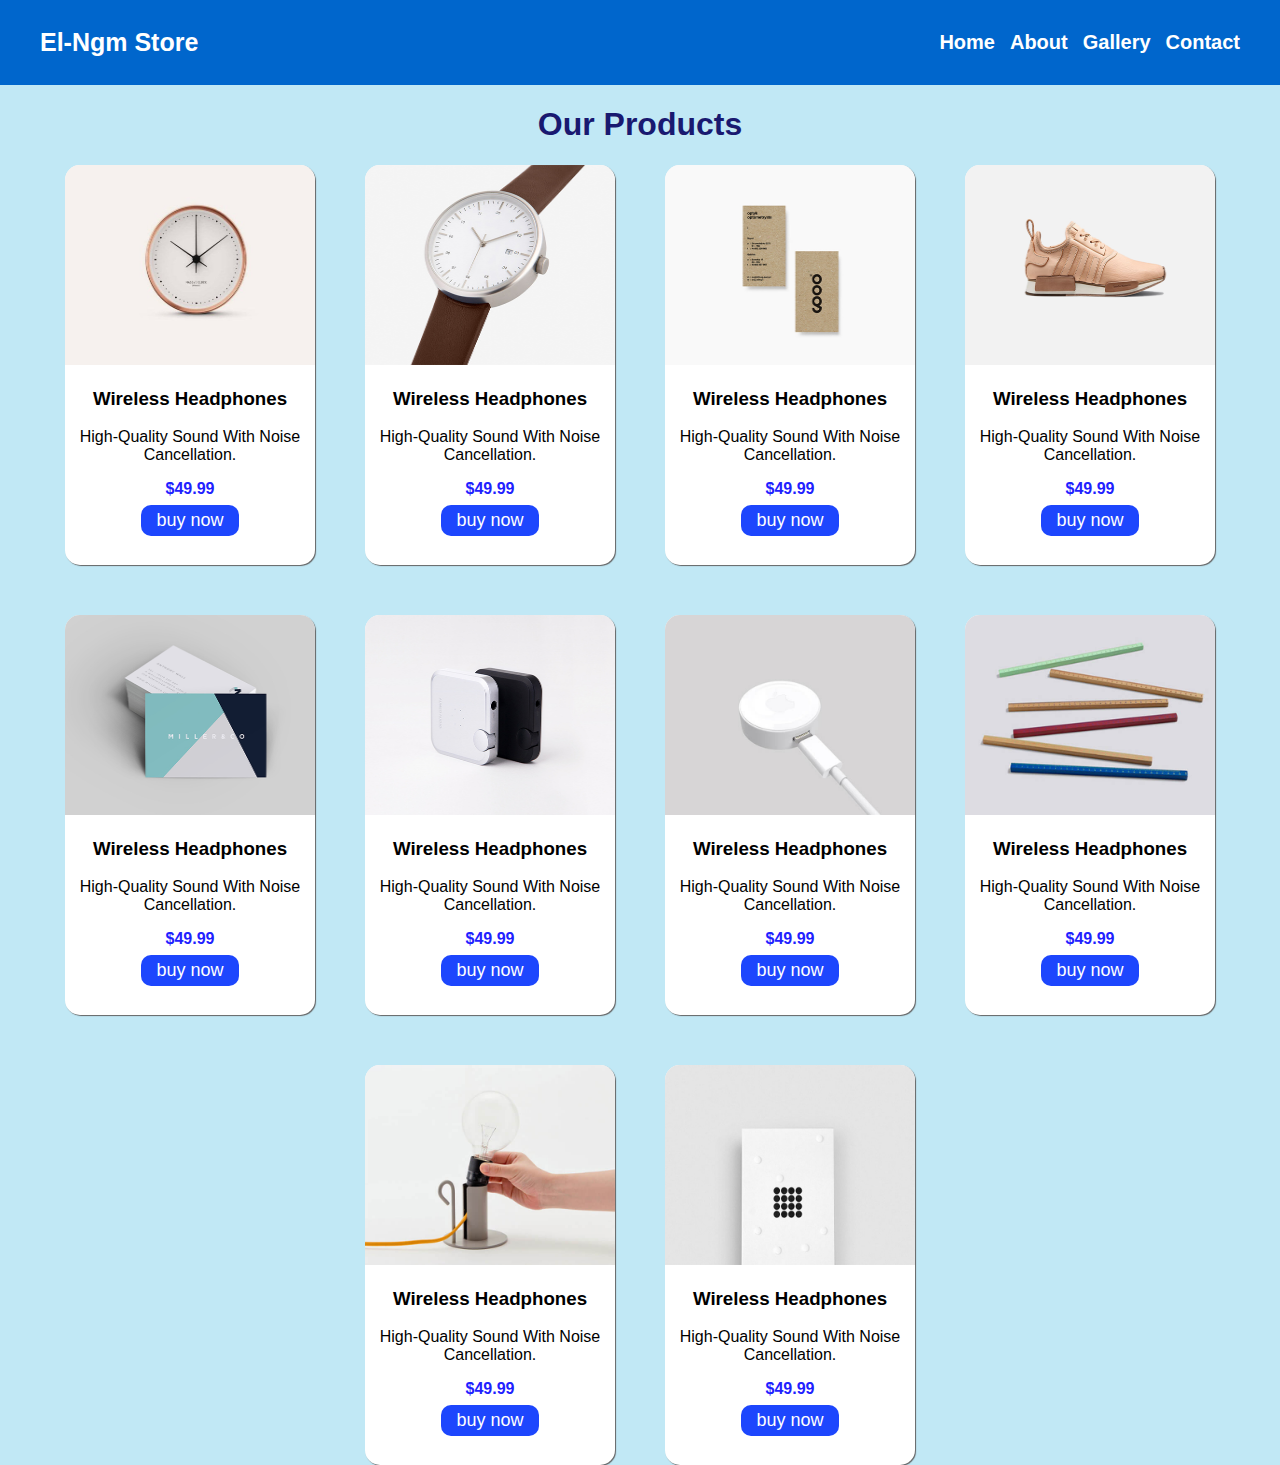
<file: index.html>
<!DOCTYPE html>
<html lang="en">
  <head>
    <meta charset="UTF-8" />
    <meta name="viewport" content="width=device-width, initial-scale=1.0" />
    <title>El-Ngm Store</title>
    <link rel="shortcut icon" href="img/icons8-store-64.png" type="image/x-icon">
    <link rel="stylesheet" href="style.css" />
  </head>

  <body>
    <nav class="navbar">
      <div class="logo">El-Ngm Store</div>
      <ul class="nav-links">
        <li><a href="">home</a></li>
        <li><a href="">about</a></li>
        <li><a href="gallery.html">gallery</a></li>
        <li><a href="">contact</a></li>
      </ul>
    </nav>
    <h1>Our Products</h1>
<div class="shop">
    <div class="cart">
        <img src="img-store/1.jpg" alt="">
        <h3>Wireless Headphones</h3>
        <p>High-quality sound with noise cancellation.</p>
<span>$49.99</span><br>
<button>buy now</button>
    </div>

        <div class="cart">
        <img src="img-store/2.jpg" alt="">
        <h3>Wireless Headphones</h3>
        <p>High-quality sound with noise cancellation.</p>
<span>$49.99</span><br>
<button>buy now</button>
    </div>
        <div class="cart">
        <img src="img-store/3.jpg" alt="">
        <h3>Wireless Headphones</h3>
        <p>High-quality sound with noise cancellation.</p>
<span>$49.99</span><br>
<button>buy now</button>
    </div>
        <div class="cart">
        <img src="img-store/4.jpg" alt="">
        <h3>Wireless Headphones</h3>
        <p>High-quality sound with noise cancellation.</p>
<span>$49.99</span><br>
<button>buy now</button>
    </div>
        <div class="cart">
        <img src="img-store/5.jpg" alt="">
        <h3>Wireless Headphones</h3>
        <p>High-quality sound with noise cancellation.</p>
<span>$49.99</span><br>
<button>buy now</button>
    </div>
        <div class="cart">
        <img src="img-store/6.jpg" alt="">
        <h3>Wireless Headphones</h3>
        <p>High-quality sound with noise cancellation.</p>
<span>$49.99</span><br>
<button>buy now</button>
    </div>
        <div class="cart">
        <img src="img-store/7.jpg" alt="">
        <h3>Wireless Headphones</h3>
        <p>High-quality sound with noise cancellation.</p>
<span>$49.99</span><br>
<button>buy now</button>
    </div>
        <div class="cart">
        <img src="img-store/8.jpg" alt="">
        <h3>Wireless Headphones</h3>
        <p>High-quality sound with noise cancellation.</p>
<span>$49.99</span><br>
<button>buy now</button>
    </div>
        <div class="cart">
        <img src="img-store/9.jpg" alt="">
        <h3>Wireless Headphones</h3>
        <p>High-quality sound with noise cancellation.</p>
<span>$49.99</span><br>
<button>buy now</button>
    </div>
        <div class="cart">
        <img src="img-store/10.jpg" alt="">
        <h3>Wireless Headphones</h3>
        <p>High-quality sound with noise cancellation.</p>
<span>$49.99</span><br>
<button>buy now</button>
    </div>

</div>
</div>
  </body>
</html>
</file>
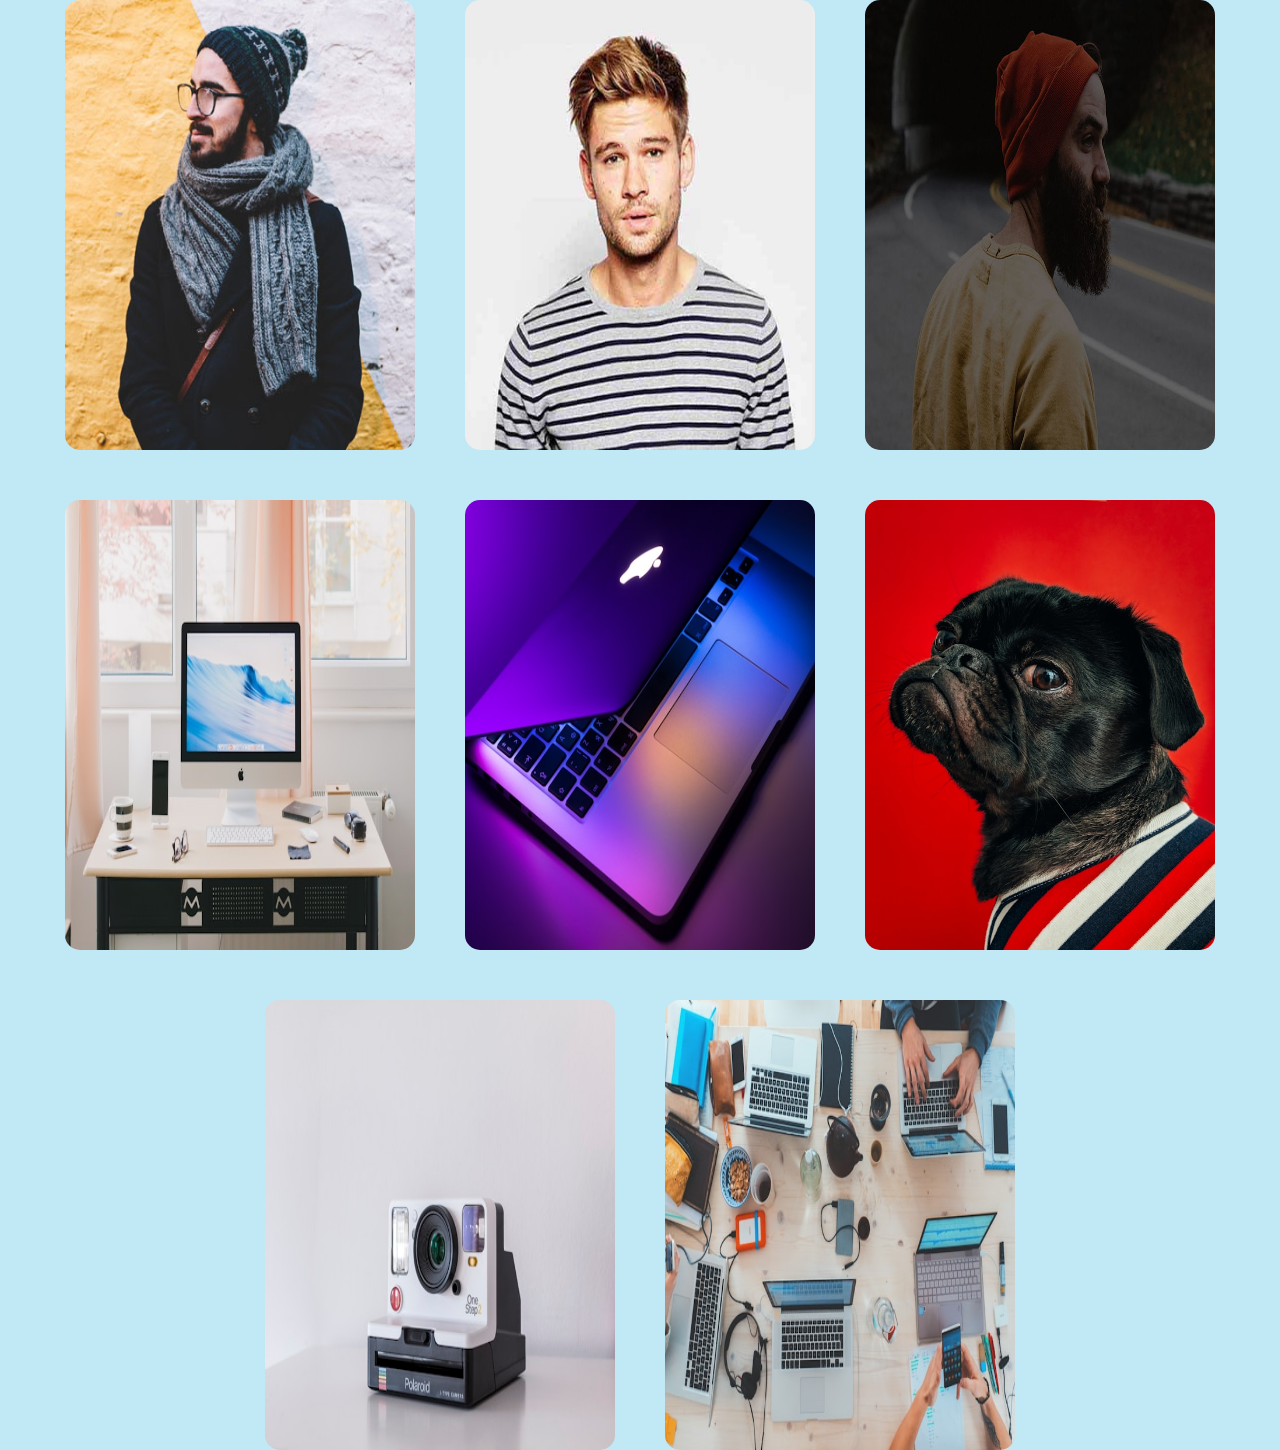
<file: gallery.html>
<!DOCTYPE html>
<html lang="en">
<head>
    <meta charset="UTF-8">
    <meta name="viewport" content="width=device-width, initial-scale=1.0">
    <title>El-Ngm Store</title>
    <link rel="shortcut icon" href="img/icons8-store-64.png" type="image/x-icon">
    <link rel="stylesheet" href="style.css">
</head>
<body>
    <div class="pg">
<img class="gallery" src="img/1.jpg" alt="">
<img class="gallery" src="img/1_New1.jpg" alt="">
<img class="gallery" src="img/about.jpg" alt="">
<img class="gallery" src="img/photo-1492724441997-5dc865305da7.jpeg" alt="">
<img class="gallery" src="img/photo-1517336714731-489689fd1ca8.jpeg" alt="">
<img class="gallery" src="img/photo-1517423440428-a5a00ad493e8.jpeg" alt="">
<img class="gallery" src="img/photo-1526170375885-4d8ecf77b99f.jpeg" alt="">
<img class="gallery" src="img/photo-1519389950473-47ba0277781c.jpeg" alt="">
</div>
</body>
</html>
</file>
<file: style.css>
body{
    padding: 0;
    margin: 0;
    font-family: 'Poppins', sans-serif;
    text-transform: capitalize;
    background-color: rgba(171, 224, 241, 0.74);
}
.navbar{
    display: flex;
    justify-content: space-between;
    align-items: center;
    background-color: rgb(0, 102, 204);
    padding: 15px 40px;
    color: white;
}
.nav-links{
    list-style: none;
    display: flex;
    column-gap: 15px;
    
}
.logo{
    font-weight: 700;
    font-size: 25px;
}
.nav-links a{
    text-decoration: none;
    font-weight: 600;
    font-size: 20px;
    color: white;
    transition: all 1.5s;
}
.nav-links a:hover{
    color: aquamarine;
}
h1{
    color: midnightblue;
    text-align: center;
}
.shop{
    display: flex;
    flex-wrap: wrap;
    flex-direction: row;
    gap: 50px; 
    justify-content: center;
    
}
.cart:hover{
    transform: scale(1.1);
}
.cart{
    text-align: center;
    width: 250px;
    height: 400px;
    background-color: white;
    border-radius: 15px;
    overflow: hidden;
    box-shadow: 1px 1px 1px rgb(99, 99, 99);
    transition: all 0.5s;
}
img{
    width: 100%;
    height: 50%;
}
span{
    color: rgb(33, 33, 255);
    font-weight: bolder;
}
button:hover{
    background-color: rgb(52, 89, 255);
    cursor: pointer;
    padding: 7px 20px;
}
button{
    
    font-size: large;
    border-style: none;
    background-color: rgb(29, 70, 253);
    padding: 5px 15px;
    margin-top: 7px;
    border-radius: 10px;
    color: white;
    transition: all 0.5s;
}
.pg{
    display: flex;
    justify-content: center;
    flex-wrap: wrap;
    gap: 50px;
}
.gallery:hover{
    transform: scale(1.1);
}
.gallery{
    width: 350px;
    height: 450px;
    border-radius: 15px;
    transition: all 1s;
}
</file>
